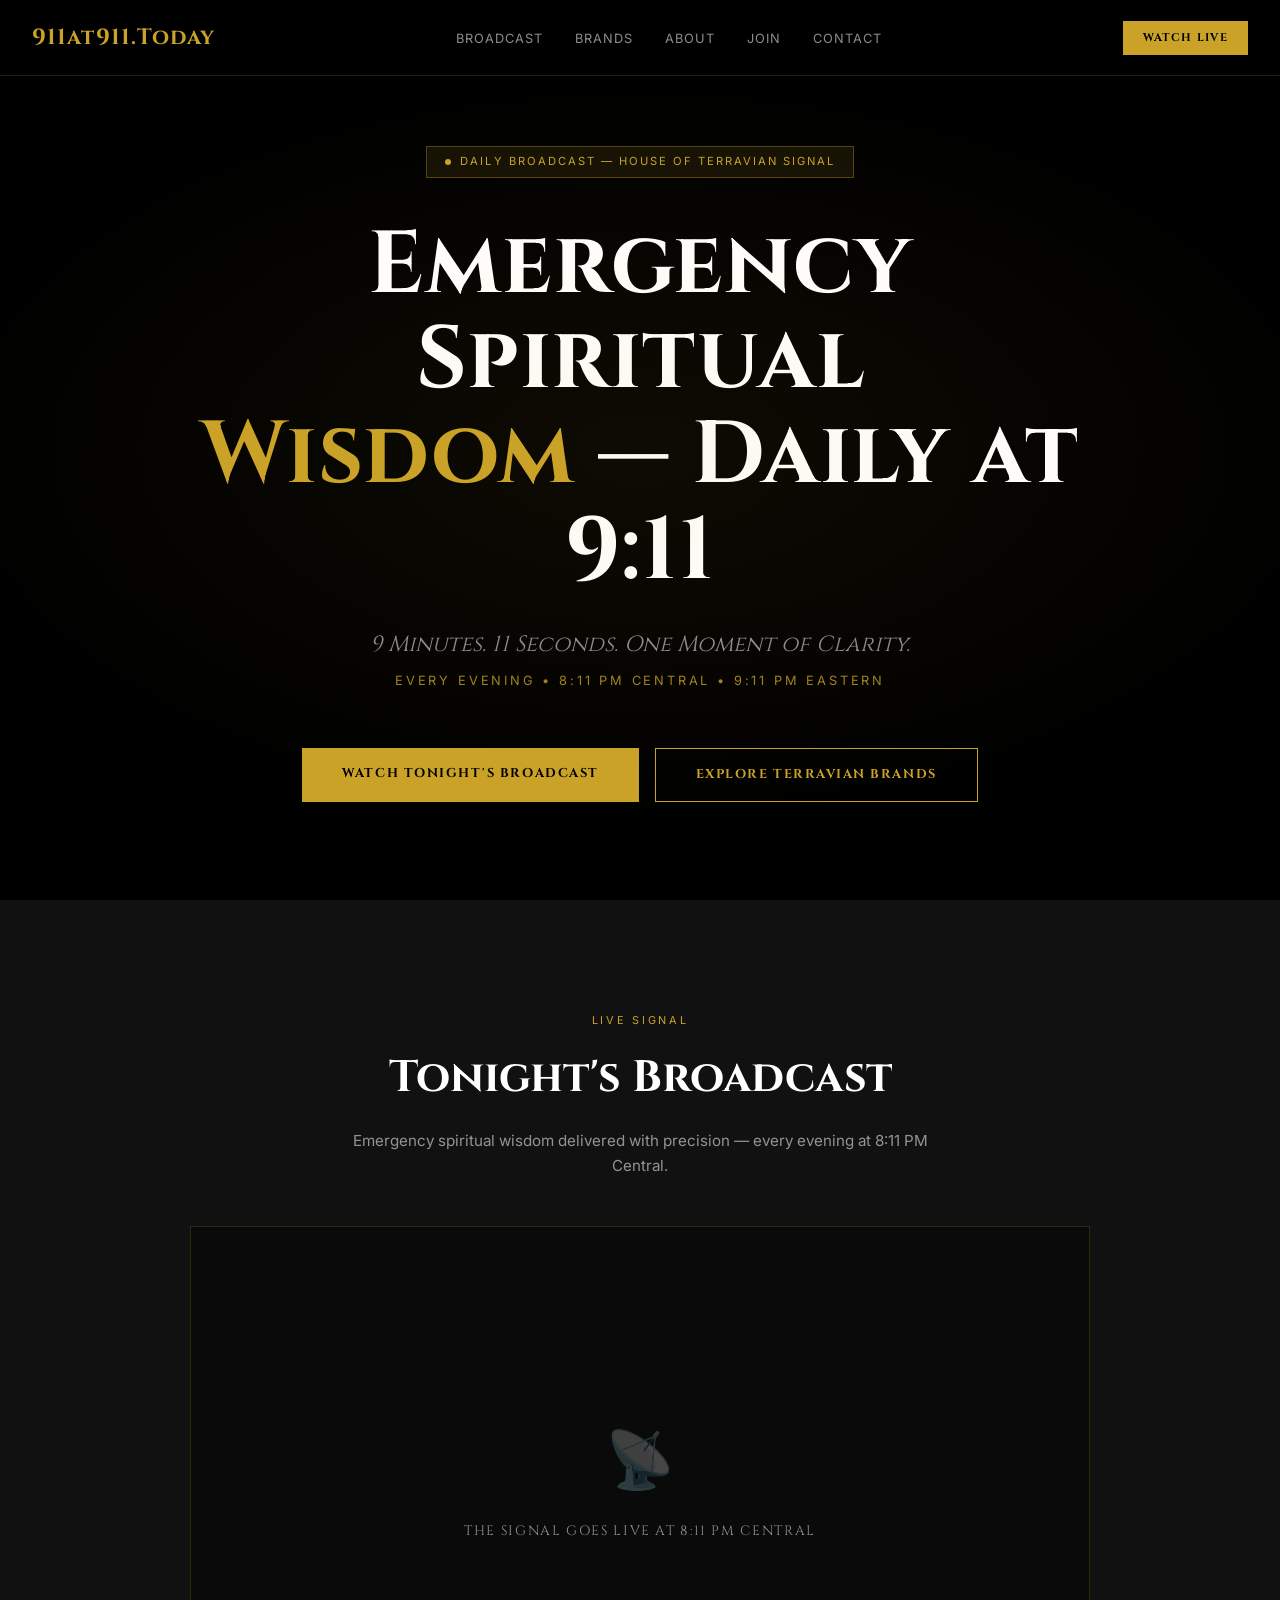
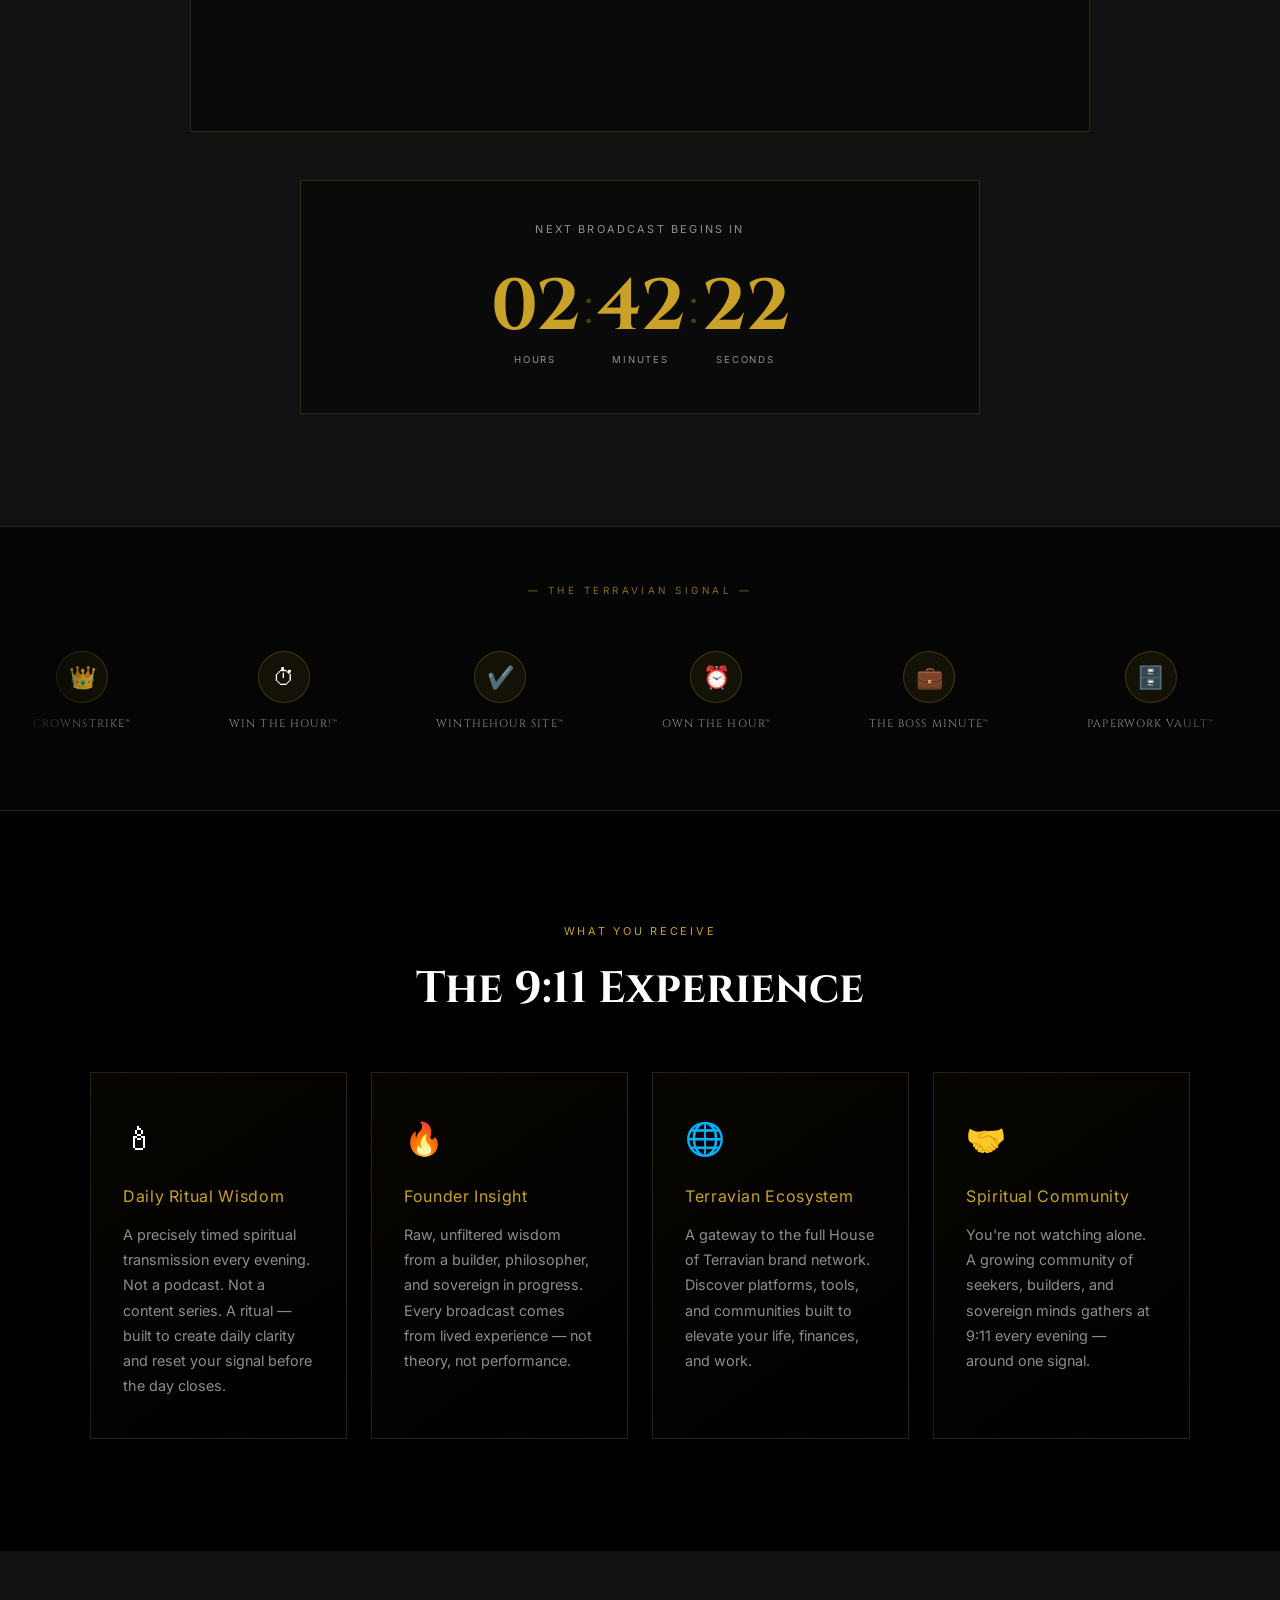
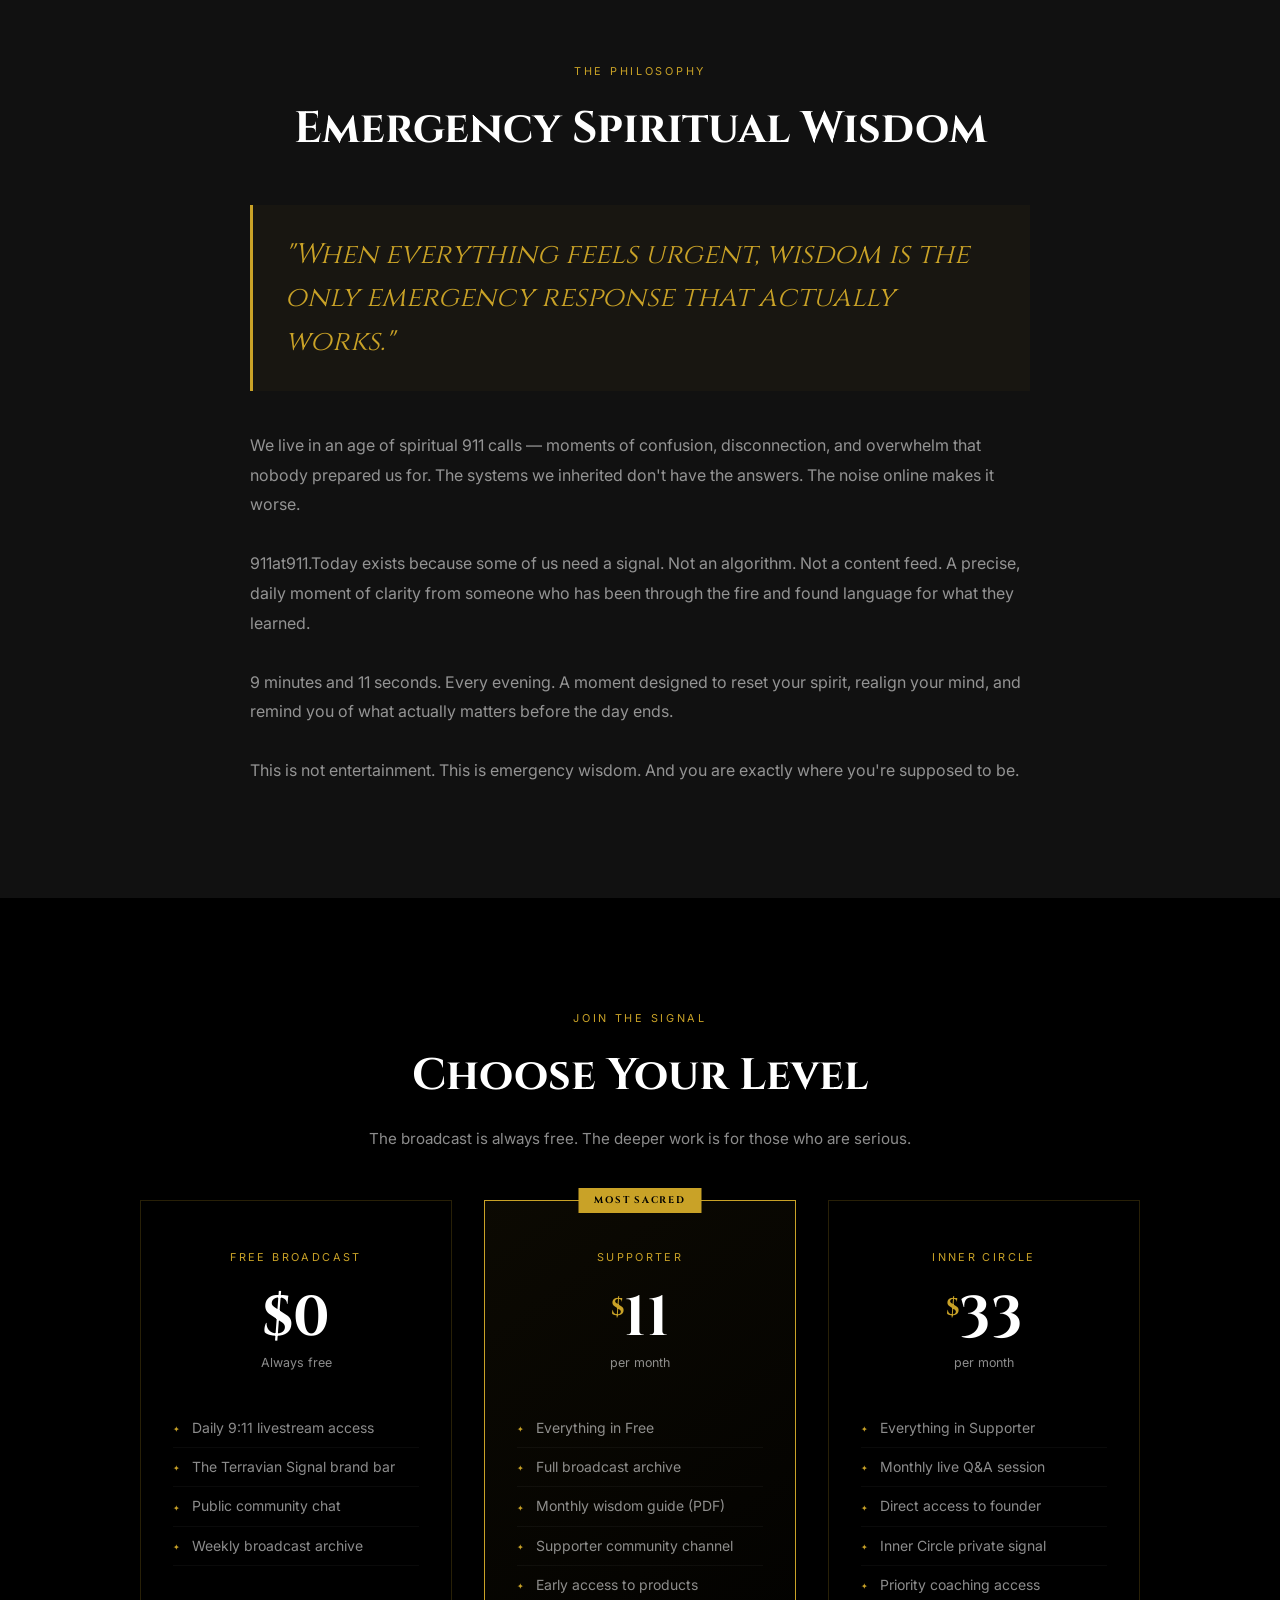
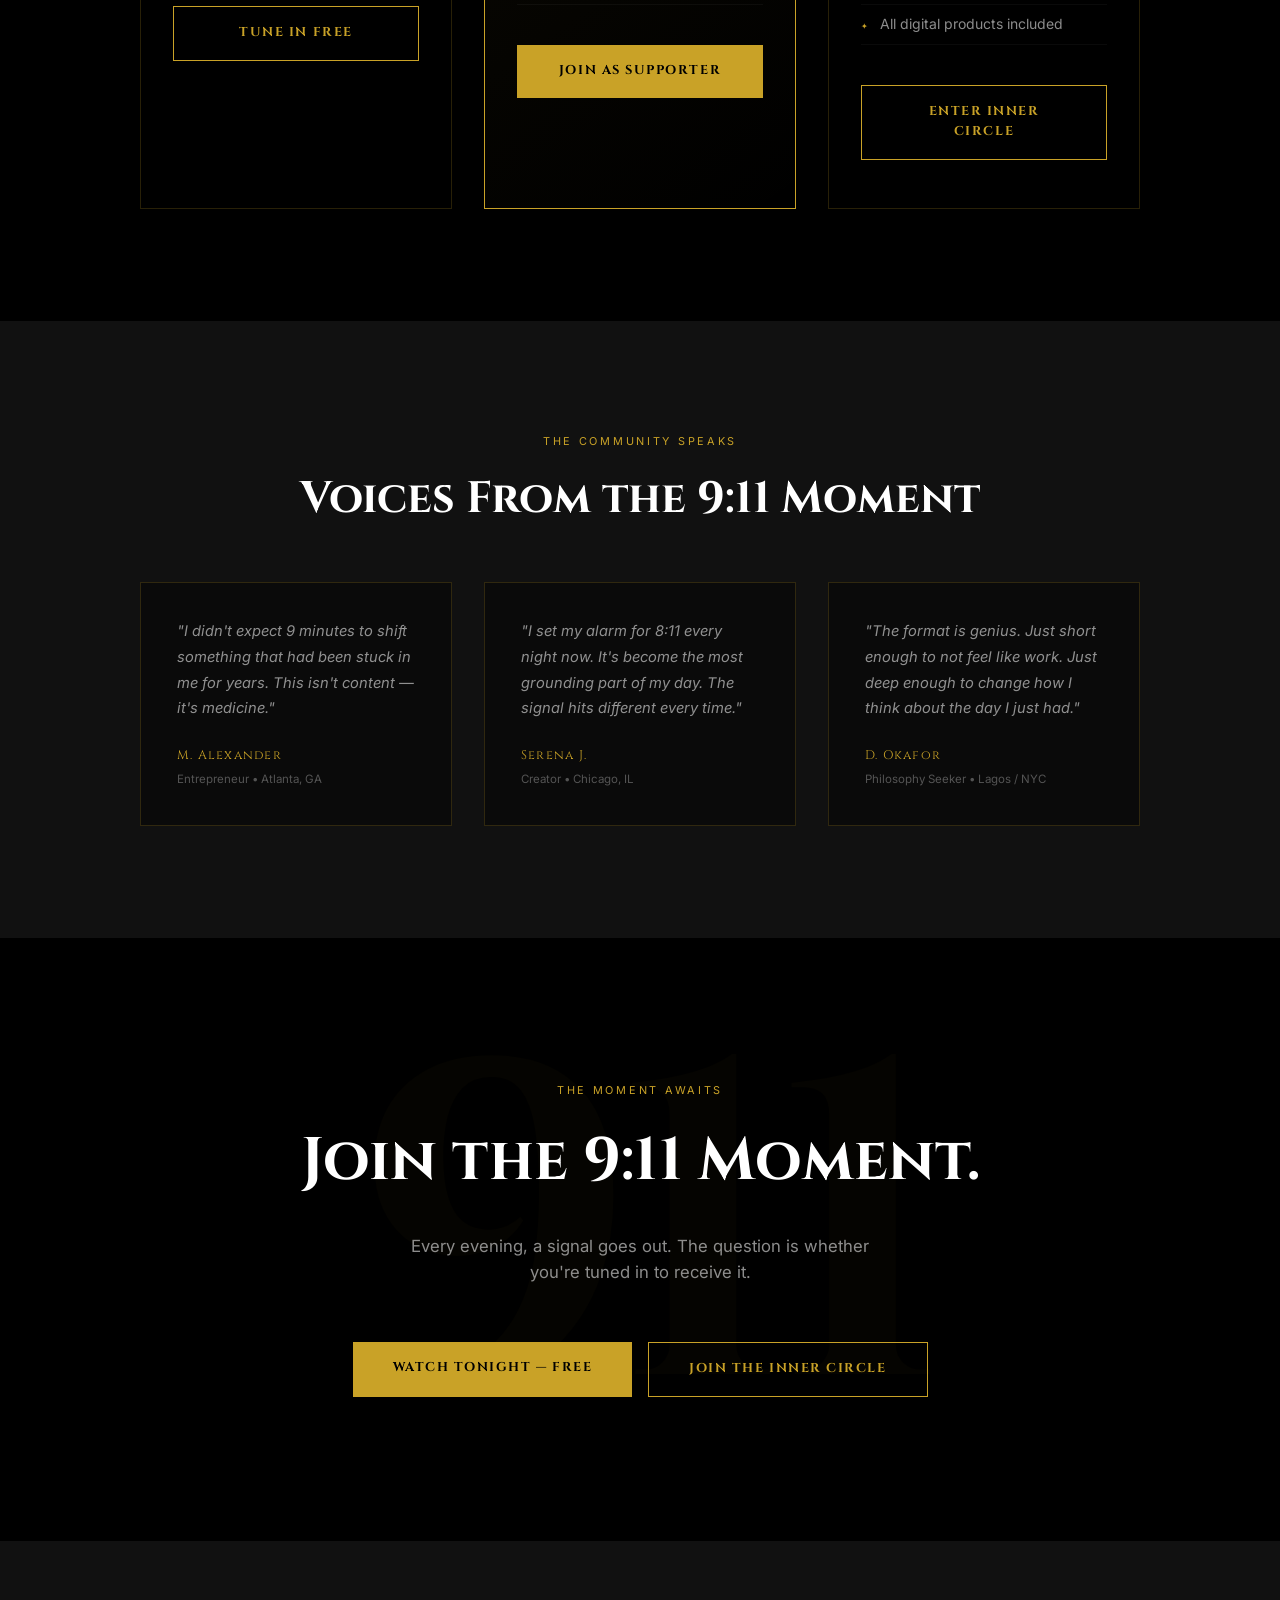
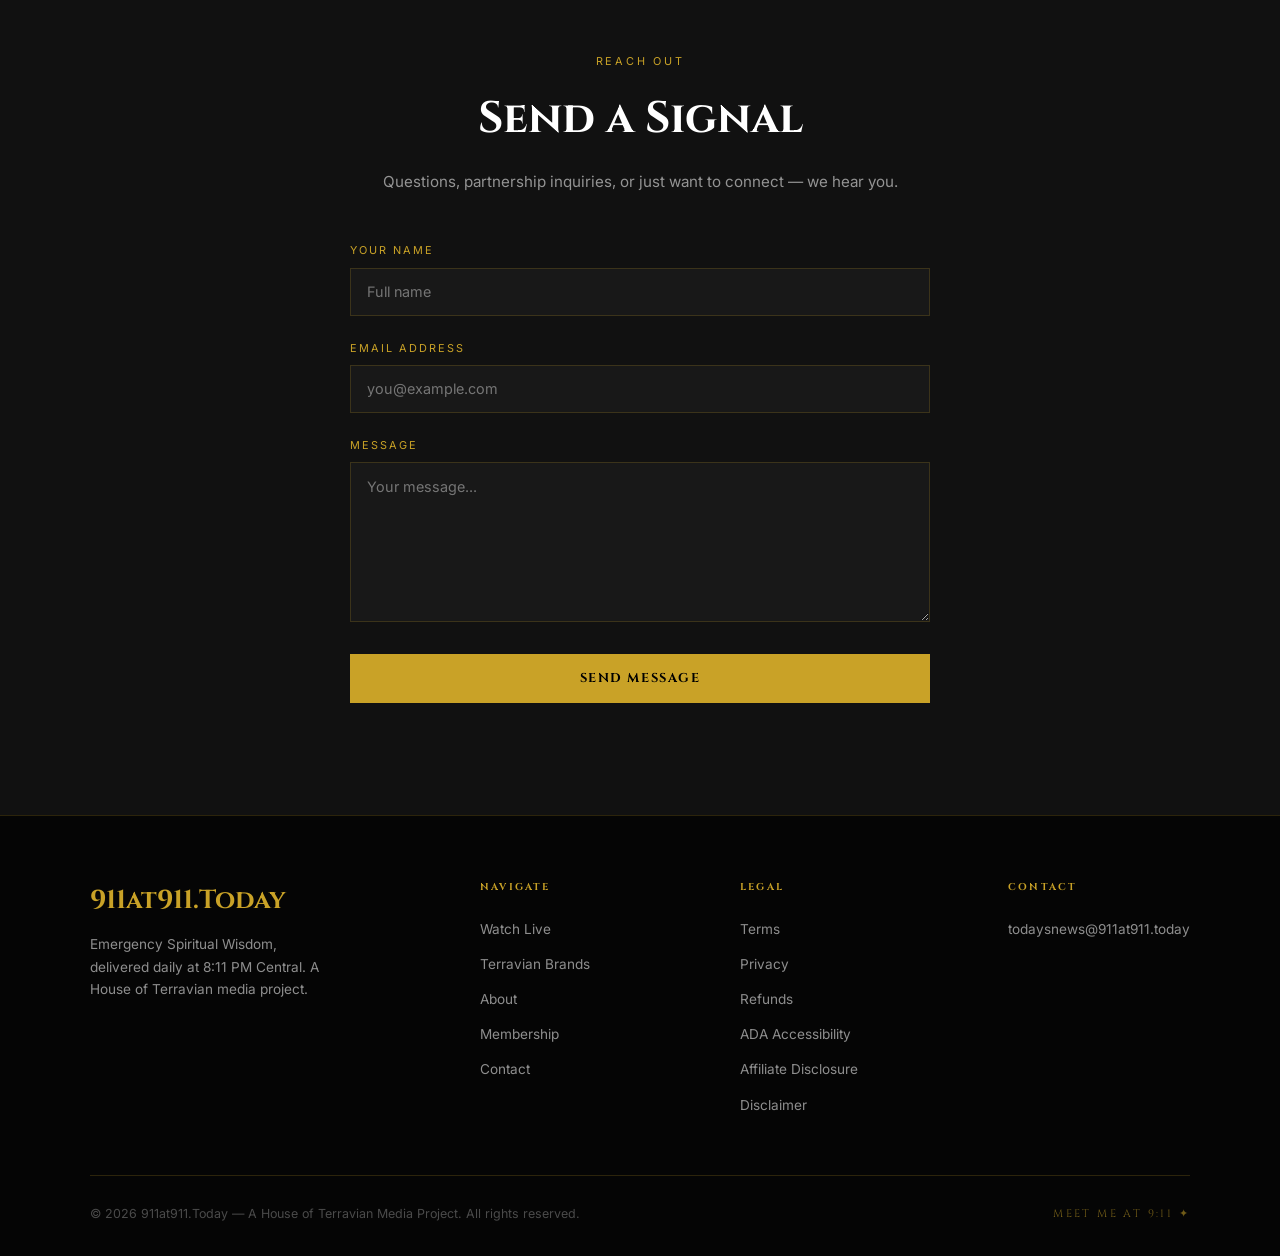
<file: index.html>
<!DOCTYPE html>
<html lang="en">
<head>
  <meta charset="UTF-8" />
  <meta name="viewport" content="width=device-width, initial-scale=1.0" />
  <title>911at911.Today — Emergency Spiritual Wisdom</title>
  <meta name="description" content="Daily spiritual broadcast delivering 9 minutes 11 seconds of emergency wisdom every evening at 8:11 PM Central. A House of Terravian signal." />
  <meta name="theme-color" content="#000000" />

  <!-- Open Graph -->
  <meta property="og:title" content="911at911.Today — Emergency Spiritual Wisdom" />
  <meta property="og:description" content="9 minutes. 11 seconds. One moment of clarity. Daily at 8:11 PM Central." />
  <meta property="og:type" content="website" />
  <meta property="og:url" content="https://911at911.today" />

  <!-- Google Fonts -->
  <link rel="preconnect" href="https://fonts.googleapis.com" />
  <link rel="preconnect" href="https://fonts.gstatic.com" crossorigin />
  <link href="https://fonts.googleapis.com/css2?family=Cinzel:wght@400;600;700;900&family=Inter:ital,wght@0,300;0,400;0,500;1,300;1,400&display=swap" rel="stylesheet" />

  <link rel="stylesheet" href="style.css" />
  <link rel="icon" type="image/svg+xml" href="favicon.svg" />
</head>
<body>

  <!-- ═══ NAV ═══ -->
  <nav aria-label="Main navigation">
    <a href="#home" class="nav-logo">911at911.Today</a>
    <ul class="nav-links">
      <li><a href="#broadcast">Broadcast</a></li>
      <li><a href="#brands">Brands</a></li>
      <li><a href="#about">About</a></li>
      <li><a href="#pricing">Join</a></li>
      <li><a href="#contact">Contact</a></li>
    </ul>
    <a href="#broadcast" class="nav-cta">Watch Live</a>
  </nav>

  <!-- ═══ HERO ═══ -->
  <section class="hero" id="home">
    <div class="hero-glow" aria-hidden="true"></div>
    <div class="hero-badge">
      <span class="hero-badge-dot" aria-hidden="true"></span>
      Daily Broadcast &mdash; House of Terravian Signal
    </div>
    <h1>
      Emergency Spiritual<br />
      <span class="gold">Wisdom</span> &mdash; Daily at 9:11
    </h1>
    <p class="hero-sub">9 Minutes. 11 Seconds. One Moment of Clarity.</p>
    <p class="hero-time">Every Evening &bull; 8:11 PM Central &bull; 9:11 PM Eastern</p>
    <div class="hero-buttons">
      <a href="#broadcast" class="btn-primary">Watch Tonight's Broadcast</a>
      <a href="#brands" class="btn-secondary">Explore Terravian Brands</a>
    </div>
  </section>

  <!-- ═══ BROADCAST ═══ -->
  <section class="broadcast" id="broadcast">
    <div class="section-label">Live Signal</div>
    <h2 class="section-title">Tonight's Broadcast</h2>
    <p class="section-sub">
      Emergency spiritual wisdom delivered with precision — every evening at 8:11 PM Central.
    </p>

    <!-- Video window: controlled by YOUTUBE_VIDEO_ID in script.js -->
    <div class="video-wrap" id="video-container">
      <div class="video-placeholder">
        <div class="video-icon" aria-hidden="true">📡</div>
        <div class="video-label">The Signal Goes Live at 8:11 PM Central</div>
      </div>
    </div>

    <!-- Countdown -->
    <div class="countdown-box" role="timer" aria-live="polite" aria-atomic="true">
      <div class="countdown-label" id="cd-label">Next Broadcast Begins In</div>
      <div class="countdown-timer">
        <div class="cd-unit">
          <span class="cd-number" id="cd-hours">00</span>
          <span class="cd-unit-label">Hours</span>
        </div>
        <div class="cd-sep" aria-hidden="true">:</div>
        <div class="cd-unit">
          <span class="cd-number" id="cd-minutes">00</span>
          <span class="cd-unit-label">Minutes</span>
        </div>
        <div class="cd-sep" aria-hidden="true">:</div>
        <div class="cd-unit">
          <span class="cd-number" id="cd-seconds">00</span>
          <span class="cd-unit-label">Seconds</span>
        </div>
      </div>
    </div>
  </section>

  <!-- ═══ TERRAVIAN SIGNAL ═══ -->
  <section class="terravian-signal" id="brands" aria-label="The Terravian Signal — Brand Directory">
    <div class="signal-header">&#8213; The Terravian Signal &#8213;</div>
    <div class="brands-wrapper">
      <div class="brands-track" id="brands-track">
        <!-- Populated by script.js -->
      </div>
    </div>
  </section>

  <!-- ═══ FEATURES ═══ -->
  <section class="features" id="features">
    <div style="text-align:center; margin-bottom:3rem;">
      <div class="section-label">What You Receive</div>
      <h2 class="section-title">The 9:11 Experience</h2>
    </div>
    <div class="features-grid">
      <div class="feature-card">
        <div class="feature-icon" aria-hidden="true">🕯</div>
        <div class="feature-title">Daily Ritual Wisdom</div>
        <p class="feature-desc">
          A precisely timed spiritual transmission every evening. Not a podcast. Not a content series.
          A ritual — built to create daily clarity and reset your signal before the day closes.
        </p>
      </div>
      <div class="feature-card">
        <div class="feature-icon" aria-hidden="true">🔥</div>
        <div class="feature-title">Founder Insight</div>
        <p class="feature-desc">
          Raw, unfiltered wisdom from a builder, philosopher, and sovereign in progress.
          Every broadcast comes from lived experience — not theory, not performance.
        </p>
      </div>
      <div class="feature-card">
        <div class="feature-icon" aria-hidden="true">🌐</div>
        <div class="feature-title">Terravian Ecosystem</div>
        <p class="feature-desc">
          A gateway to the full House of Terravian brand network. Discover platforms,
          tools, and communities built to elevate your life, finances, and work.
        </p>
      </div>
      <div class="feature-card">
        <div class="feature-icon" aria-hidden="true">🤝</div>
        <div class="feature-title">Spiritual Community</div>
        <p class="feature-desc">
          You're not watching alone. A growing community of seekers, builders, and sovereign
          minds gathers at 9:11 every evening — around one signal.
        </p>
      </div>
    </div>
  </section>

  <!-- ═══ ABOUT ═══ -->
  <section class="about" id="about">
    <div class="about-inner">
      <div class="section-label">The Philosophy</div>
      <h2 class="section-title">Emergency Spiritual Wisdom</h2>
      <blockquote class="about-quote">
        "When everything feels urgent, wisdom is the only emergency response that actually works."
      </blockquote>
      <p class="about-body">
        We live in an age of spiritual 911 calls — moments of confusion, disconnection, and overwhelm
        that nobody prepared us for. The systems we inherited don't have the answers. The noise online
        makes it worse.
        <br /><br />
        911at911.Today exists because some of us need a signal. Not an algorithm. Not a content feed.
        A precise, daily moment of clarity from someone who has been through the fire and found
        language for what they learned.
        <br /><br />
        9 minutes and 11 seconds. Every evening. A moment designed to reset your spirit, realign
        your mind, and remind you of what actually matters before the day ends.
        <br /><br />
        This is not entertainment. This is emergency wisdom. And you are exactly where you're
        supposed to be.
      </p>
    </div>
  </section>

  <!-- ═══ PRICING ═══ -->
  <section class="pricing" id="pricing">
    <div style="text-align:center; margin-bottom:3rem;">
      <div class="section-label">Join the Signal</div>
      <h2 class="section-title">Choose Your Level</h2>
      <p class="section-sub" style="margin-top:0.75rem;">
        The broadcast is always free. The deeper work is for those who are serious.
      </p>
    </div>
    <div class="pricing-grid">

      <!-- Free -->
      <div class="pricing-card">
        <div class="pricing-tier">Free Broadcast</div>
        <div class="pricing-price">$0</div>
        <div class="pricing-cycle">Always free</div>
        <ul class="pricing-features">
          <li>Daily 9:11 livestream access</li>
          <li>The Terravian Signal brand bar</li>
          <li>Public community chat</li>
          <li>Weekly broadcast archive</li>
        </ul>
        <a href="#broadcast" class="btn-secondary" style="width:100%; text-align:center; display:block;">
          Tune In Free
        </a>
      </div>

      <!-- Supporter -->
      <div class="pricing-card featured">
        <div class="pricing-badge">Most Sacred</div>
        <div class="pricing-tier">Supporter</div>
        <div class="pricing-price"><sup>$</sup>11</div>
        <div class="pricing-cycle">per month</div>
        <ul class="pricing-features">
          <li>Everything in Free</li>
          <li>Full broadcast archive</li>
          <li>Monthly wisdom guide (PDF)</li>
          <li>Supporter community channel</li>
          <li>Early access to products</li>
        </ul>
        <a href="#" class="btn-primary" style="width:100%; text-align:center; display:block;">
          Join as Supporter
        </a>
      </div>

      <!-- Inner Circle -->
      <div class="pricing-card">
        <div class="pricing-tier">Inner Circle</div>
        <div class="pricing-price"><sup>$</sup>33</div>
        <div class="pricing-cycle">per month</div>
        <ul class="pricing-features">
          <li>Everything in Supporter</li>
          <li>Monthly live Q&amp;A session</li>
          <li>Direct access to founder</li>
          <li>Inner Circle private signal</li>
          <li>Priority coaching access</li>
          <li>All digital products included</li>
        </ul>
        <a href="#" class="btn-secondary" style="width:100%; text-align:center; display:block;">
          Enter Inner Circle
        </a>
      </div>

    </div>
  </section>

  <!-- ═══ TESTIMONIALS ═══ -->
  <section class="testimonials" id="testimonials">
    <div class="section-label">The Community Speaks</div>
    <h2 class="section-title" style="margin-bottom:3rem;">Voices From the 9:11 Moment</h2>
    <div class="testimonials-grid">
      <div class="testimonial-card">
        <p class="testimonial-text">
          "I didn't expect 9 minutes to shift something that had been stuck in me for years.
          This isn't content — it's medicine."
        </p>
        <div class="testimonial-author">M. Alexander</div>
        <div class="testimonial-role">Entrepreneur &bull; Atlanta, GA</div>
      </div>
      <div class="testimonial-card">
        <p class="testimonial-text">
          "I set my alarm for 8:11 every night now. It's become the most grounding part of my day.
          The signal hits different every time."
        </p>
        <div class="testimonial-author">Serena J.</div>
        <div class="testimonial-role">Creator &bull; Chicago, IL</div>
      </div>
      <div class="testimonial-card">
        <p class="testimonial-text">
          "The format is genius. Just short enough to not feel like work. Just deep enough to
          change how I think about the day I just had."
        </p>
        <div class="testimonial-author">D. Okafor</div>
        <div class="testimonial-role">Philosophy Seeker &bull; Lagos / NYC</div>
      </div>
    </div>
  </section>

  <!-- ═══ CTA ═══ -->
  <section class="cta-section" id="cta">
    <div class="cta-bg-text" aria-hidden="true">911</div>
    <div class="section-label">The Moment Awaits</div>
    <h2>Join the 9:11 Moment.</h2>
    <p>
      Every evening, a signal goes out. The question is whether you're tuned in to receive it.
    </p>
    <div class="cta-buttons">
      <a href="#broadcast" class="btn-primary">Watch Tonight &mdash; Free</a>
      <a href="#pricing" class="btn-secondary">Join the Inner Circle</a>
    </div>
  </section>

  <!-- ═══ CONTACT ═══ -->
  <section class="contact" id="contact">
    <div class="contact-inner">
      <div class="section-label">Reach Out</div>
      <h2 class="section-title">Send a Signal</h2>
      <p class="section-sub" style="margin-top:0.75rem;">
        Questions, partnership inquiries, or just want to connect — we hear you.
      </p>
    </div>
    <form class="contact-form" id="contact-form" novalidate>
      <div class="form-group">
        <label for="name">Your Name</label>
        <input type="text" id="name" name="name" placeholder="Full name" required autocomplete="name" />
      </div>
      <div class="form-group">
        <label for="email">Email Address</label>
        <input type="email" id="email" name="email" placeholder="you@example.com" required autocomplete="email" />
      </div>
      <div class="form-group">
        <label for="message">Message</label>
        <textarea id="message" name="message" placeholder="Your message..." required></textarea>
      </div>
      <button type="submit" class="btn-primary" style="width:100%;">Send Message</button>
    </form>
  </section>

  <!-- ═══ FOOTER ═══ -->
  <footer>
    <div class="footer-inner">
      <div class="footer-top">
        <div class="footer-brand">
          <span class="logo">911at911.Today</span>
          <p>Emergency Spiritual Wisdom, delivered daily at 8:11 PM Central. A House of Terravian media project.</p>
        </div>
        <div class="footer-col">
          <h4>Navigate</h4>
          <ul>
            <li><a href="#broadcast">Watch Live</a></li>
            <li><a href="#brands">Terravian Brands</a></li>
            <li><a href="#about">About</a></li>
            <li><a href="#pricing">Membership</a></li>
            <li><a href="#contact">Contact</a></li>
          </ul>
        </div>
        <div class="footer-col">
          <h4>Legal</h4>
          <ul>
            <li><a href="legal.html#terms">Terms</a></li>
            <li><a href="legal.html#privacy">Privacy</a></li>
            <li><a href="legal.html#refunds">Refunds</a></li>
            <li><a href="legal.html#ada">ADA Accessibility</a></li>
            <li><a href="legal.html#affiliate">Affiliate Disclosure</a></li>
            <li><a href="legal.html#disclaimer">Disclaimer</a></li>
          </ul>
        </div>
        <div class="footer-col">
          <h4>Contact</h4>
          <ul>
            <li><a href="mailto:todaysnews@911at911.today">todaysnews@911at911.today</a></li>
          </ul>
        </div>
      </div>
      <div class="footer-bottom">
        <div class="footer-copy">
          &copy; 2026 911at911.Today &mdash; A House of Terravian Media Project. All rights reserved.
        </div>
        <div class="footer-tagline">Meet Me at 9:11 &#10022;</div>
      </div>
    </div>
  </footer>

  <!-- ═══ BRAND MODAL ═══ -->
  <div
    class="modal-overlay"
    id="brand-modal"
    role="dialog"
    aria-modal="true"
    aria-label="Brand details"
  >
    <div class="modal">
      <button class="modal-close" id="modal-close-btn" aria-label="Close">&times;</button>
      <div class="modal-icon"></div>
      <h2 class="modal-name"></h2>
      <p class="modal-tagline"></p>
      <p class="modal-desc"></p>
      <blockquote class="modal-founder"></blockquote>
      <div class="modal-actions">
        <a href="#" class="btn-primary modal-visit-link">Visit</a>
        <button class="btn-secondary" onclick="closeBrandModal()">Close</button>
      </div>
    </div>
  </div>

  <script src="script.js"></script>
</body>
</html>
</file>
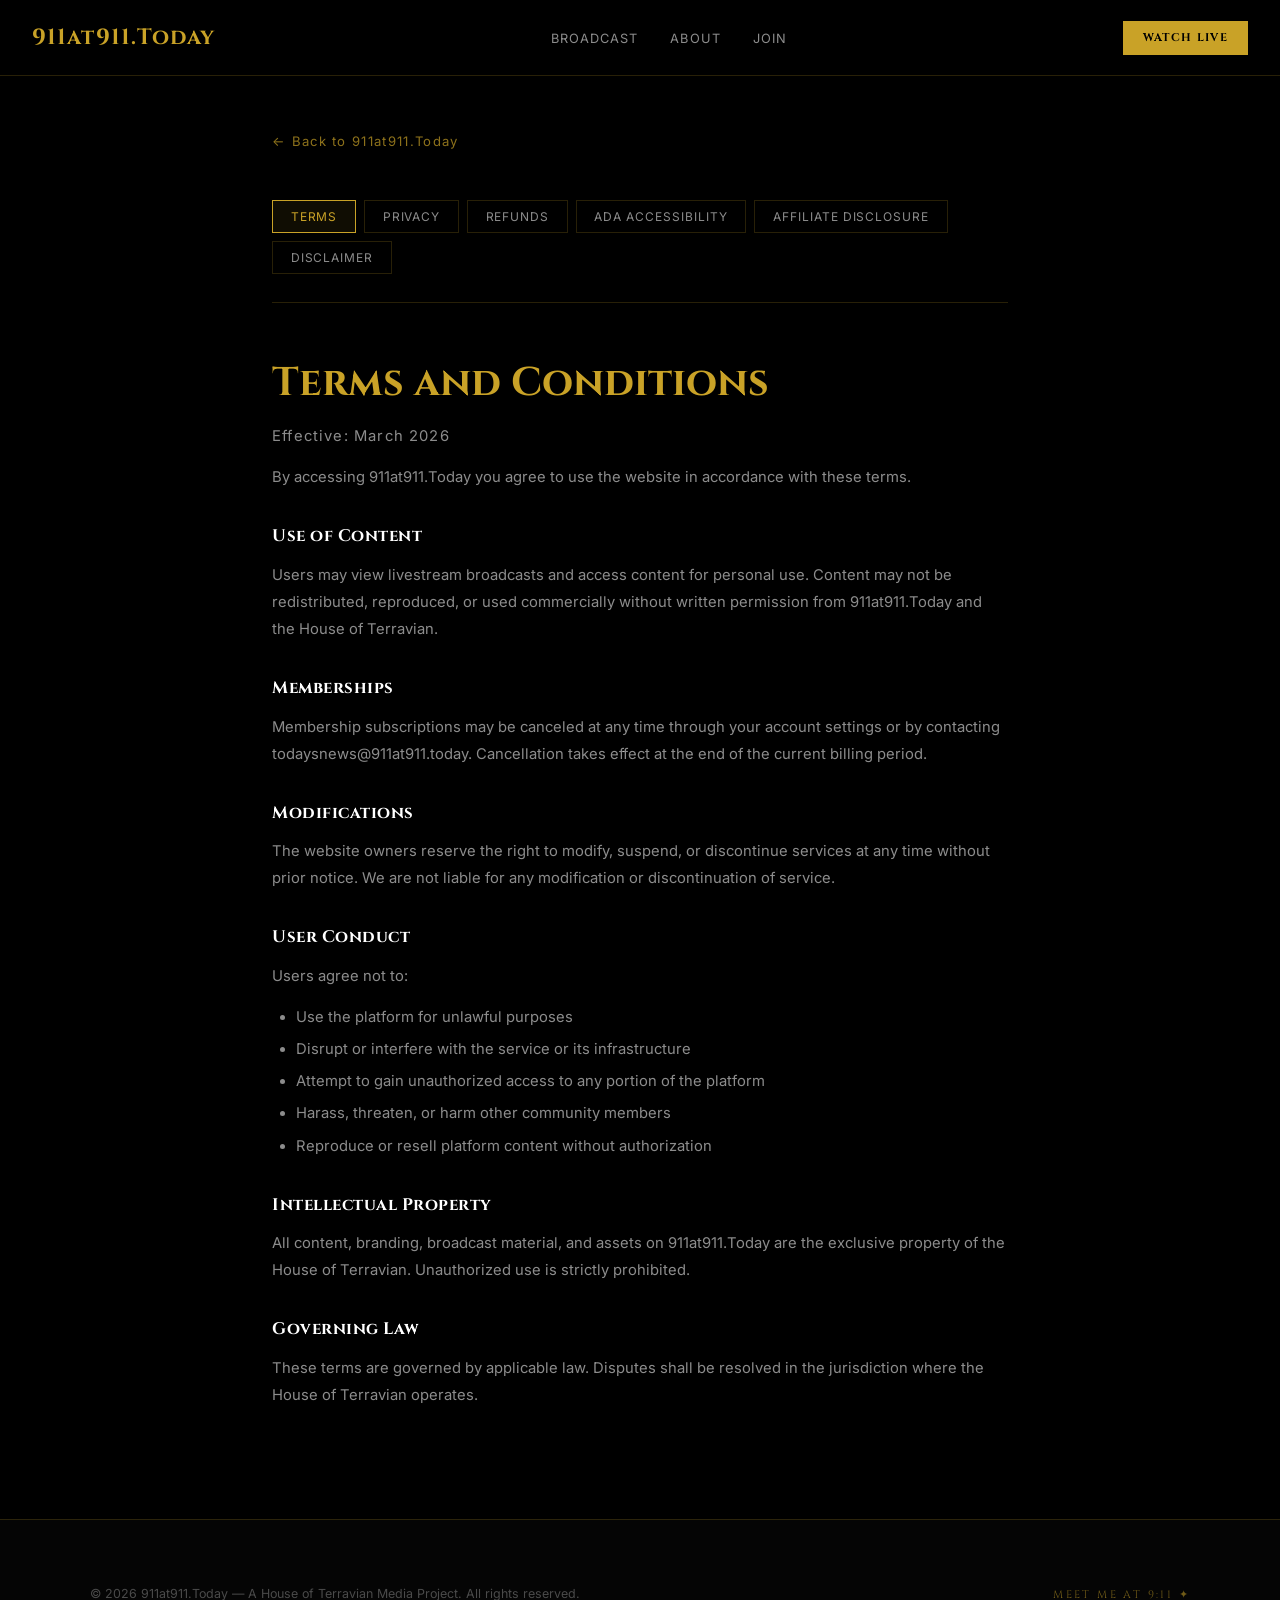
<file: legal.html>
<!DOCTYPE html>
<html lang="en">
<head>
  <meta charset="UTF-8" />
  <meta name="viewport" content="width=device-width, initial-scale=1.0" />
  <title>Legal — 911at911.Today</title>
  <meta name="robots" content="noindex" />

  <link rel="preconnect" href="https://fonts.googleapis.com" />
  <link rel="preconnect" href="https://fonts.gstatic.com" crossorigin />
  <link href="https://fonts.googleapis.com/css2?family=Cinzel:wght@400;600;700&family=Inter:wght@300;400;500&display=swap" rel="stylesheet" />
  <link rel="stylesheet" href="style.css" />
  <link rel="icon" type="image/svg+xml" href="favicon.svg" />

  <style>
    .legal-page {
      padding: 8rem 2rem 6rem;
      max-width: 800px;
      margin: 0 auto;
    }

    .back-link {
      display: inline-flex;
      align-items: center;
      gap: 0.5rem;
      color: var(--gold);
      text-decoration: none;
      font-size: 0.82rem;
      letter-spacing: 0.1em;
      margin-bottom: 3rem;
      opacity: 0.7;
      transition: opacity 0.3s;
    }

    .back-link:hover { opacity: 1; }

    .legal-tabs {
      display: flex;
      flex-wrap: wrap;
      gap: 0.5rem;
      margin-bottom: 3rem;
      padding-bottom: 1.75rem;
      border-bottom: 1px solid var(--gold-dim);
    }

    .legal-tab {
      background: none;
      border: 1px solid var(--gold-dim);
      color: var(--text-muted);
      padding: 0.5rem 1.1rem;
      font-family: 'Inter', sans-serif;
      font-size: 0.75rem;
      letter-spacing: 0.08em;
      text-transform: uppercase;
      cursor: pointer;
      transition: all 0.25s;
    }

    .legal-tab.active,
    .legal-tab:hover {
      border-color: var(--gold);
      color: var(--gold);
      background: rgba(201, 162, 39, 0.08);
    }

    .legal-doc { display: none; }
    .legal-doc.active { display: block; }

    .legal-doc h1 {
      font-size: clamp(1.75rem, 4vw, 2.5rem);
      color: var(--gold);
      margin-bottom: 0.5rem;
    }

    .legal-date {
      font-size: 0.75rem;
      color: rgba(255, 255, 255, 0.25);
      margin-bottom: 2rem;
      letter-spacing: 0.08em;
    }

    .legal-doc h2 {
      font-size: 1.05rem;
      color: var(--white);
      margin: 2rem 0 0.75rem;
      letter-spacing: 0.03em;
    }

    .legal-doc p {
      color: var(--text-muted);
      line-height: 1.82;
      font-size: 0.925rem;
      margin-bottom: 0.9rem;
    }

    .legal-doc ul {
      padding-left: 1.5rem;
      margin-bottom: 1rem;
    }

    .legal-doc li {
      color: var(--text-muted);
      line-height: 1.75;
      font-size: 0.925rem;
      margin-bottom: 0.4rem;
    }

    .legal-footer-simple {
      border-top: 1px solid var(--gold-dim);
      padding: 2rem;
      text-align: center;
    }
  </style>
</head>
<body>

  <nav aria-label="Main navigation">
    <a href="index.html" class="nav-logo">911at911.Today</a>
    <ul class="nav-links">
      <li><a href="index.html#broadcast">Broadcast</a></li>
      <li><a href="index.html#about">About</a></li>
      <li><a href="index.html#pricing">Join</a></li>
    </ul>
    <a href="index.html#broadcast" class="nav-cta">Watch Live</a>
  </nav>

  <div class="legal-page">
    <a href="index.html" class="back-link">&#8592; Back to 911at911.Today</a>

    <div class="legal-tabs" role="tablist">
      <button class="legal-tab active" data-target="terms" role="tab" aria-selected="true">Terms</button>
      <button class="legal-tab" data-target="privacy" role="tab" aria-selected="false">Privacy</button>
      <button class="legal-tab" data-target="refunds" role="tab" aria-selected="false">Refunds</button>
      <button class="legal-tab" data-target="ada" role="tab" aria-selected="false">ADA Accessibility</button>
      <button class="legal-tab" data-target="affiliate" role="tab" aria-selected="false">Affiliate Disclosure</button>
      <button class="legal-tab" data-target="disclaimer" role="tab" aria-selected="false">Disclaimer</button>
    </div>

    <!-- TERMS -->
    <div class="legal-doc active" id="terms" role="tabpanel">
      <h1>Terms and Conditions</h1>
      <p class="legal-date">Effective: March 2026</p>
      <p>By accessing 911at911.Today you agree to use the website in accordance with these terms.</p>

      <h2>Use of Content</h2>
      <p>Users may view livestream broadcasts and access content for personal use. Content may not be redistributed, reproduced, or used commercially without written permission from 911at911.Today and the House of Terravian.</p>

      <h2>Memberships</h2>
      <p>Membership subscriptions may be canceled at any time through your account settings or by contacting todaysnews@911at911.today. Cancellation takes effect at the end of the current billing period.</p>

      <h2>Modifications</h2>
      <p>The website owners reserve the right to modify, suspend, or discontinue services at any time without prior notice. We are not liable for any modification or discontinuation of service.</p>

      <h2>User Conduct</h2>
      <p>Users agree not to:</p>
      <ul>
        <li>Use the platform for unlawful purposes</li>
        <li>Disrupt or interfere with the service or its infrastructure</li>
        <li>Attempt to gain unauthorized access to any portion of the platform</li>
        <li>Harass, threaten, or harm other community members</li>
        <li>Reproduce or resell platform content without authorization</li>
      </ul>

      <h2>Intellectual Property</h2>
      <p>All content, branding, broadcast material, and assets on 911at911.Today are the exclusive property of the House of Terravian. Unauthorized use is strictly prohibited.</p>

      <h2>Governing Law</h2>
      <p>These terms are governed by applicable law. Disputes shall be resolved in the jurisdiction where the House of Terravian operates.</p>
    </div>

    <!-- PRIVACY -->
    <div class="legal-doc" id="privacy" role="tabpanel">
      <h1>Privacy Policy</h1>
      <p class="legal-date">Effective: March 2026</p>

      <h2>Information We Collect</h2>
      <p>We collect limited information including:</p>
      <ul>
        <li>Email addresses provided voluntarily through forms or membership signup</li>
        <li>Analytics data (pages visited, session duration, general geographic region)</li>
        <li>Voluntary form submissions and messages</li>
        <li>Payment information processed through secure third-party processors</li>
      </ul>

      <h2>How We Use Your Information</h2>
      <p>Information is used for:</p>
      <ul>
        <li>Communication about broadcasts and platform updates</li>
        <li>Service improvement and user experience optimization</li>
        <li>Sending broadcast reminders and newsletter content (with your consent)</li>
        <li>Membership and account management</li>
      </ul>

      <h2>Data Sharing</h2>
      <p>We do not sell, trade, or transfer your personal data to third parties. We may share data only as required by law or to operate core platform services such as payment processors and email service providers.</p>

      <h2>Cookies</h2>
      <p>We use minimal cookies to support core functionality and analytics. You may disable cookies in your browser settings, though some features may be affected.</p>

      <h2>Your Rights</h2>
      <p>You may request access to, correction of, or deletion of your personal data at any time by contacting todaysnews@911at911.today. We will respond within 30 days.</p>

      <h2>Data Retention</h2>
      <p>We retain your data only as long as necessary to provide services or as required by law. You may request deletion at any time.</p>
    </div>

    <!-- REFUNDS -->
    <div class="legal-doc" id="refunds" role="tabpanel">
      <h1>Refund Policy</h1>
      <p class="legal-date">Effective: March 2026</p>

      <h2>Digital Purchases</h2>
      <p>Digital purchases including courses, guides, meditations, and PDF materials are generally non-refundable due to the immediate nature of digital delivery.</p>

      <h2>Memberships</h2>
      <p>Membership fees are generally non-refundable. Refunds may be granted at our discretion within 7 days of the initial purchase if requested in writing via email.</p>

      <h2>How to Request a Refund</h2>
      <p>To request a refund, contact todaysnews@911at911.today with your order details, purchase date, and the reason for your request. We will respond within 3–5 business days.</p>

      <h2>Exceptions</h2>
      <p>Refunds will not be issued for partially used memberships, content that has been downloaded or accessed, or purchases made more than 7 days prior.</p>
    </div>

    <!-- ADA -->
    <div class="legal-doc" id="ada" role="tabpanel">
      <h1>ADA Accessibility Statement</h1>
      <p class="legal-date">Effective: March 2026</p>
      <p>911at911.Today is committed to ensuring digital accessibility for people with disabilities. We continually improve the user experience for everyone and apply relevant accessibility standards.</p>

      <h2>Our Commitment</h2>
      <p>We strive to provide a website that is usable by people with disabilities and compatible with assistive technologies including screen readers, keyboard navigation, and voice control software.</p>

      <h2>Conformance Status</h2>
      <p>We aim to conform to the Web Content Accessibility Guidelines (WCAG) 2.1 Level AA. These guidelines explain how to make web content more accessible to people with a wide range of disabilities.</p>

      <h2>Known Limitations</h2>
      <p>We are continuously working to improve our accessibility. Live broadcast content may have limited captioning availability during initial launch phases. We are committed to adding closed captions to all archived content.</p>

      <h2>Feedback and Contact</h2>
      <p>We welcome your feedback on the accessibility of 911at911.Today. If you experience accessibility barriers, please contact us at todaysnews@911at911.today. We aim to respond within 5 business days.</p>
    </div>

    <!-- AFFILIATE -->
    <div class="legal-doc" id="affiliate" role="tabpanel">
      <h1>Affiliate Disclosure</h1>
      <p class="legal-date">Effective: March 2026</p>
      <p>In accordance with FTC guidelines, 911at911.Today discloses the following material connection:</p>
      <p>Some links on this site may be affiliate links. This means that if you click a link and make a purchase, 911at911.Today and the House of Terravian may earn a commission at no additional cost to you.</p>

      <h2>Our Commitment</h2>
      <p>We only recommend products, services, and platforms we genuinely believe in. Affiliate relationships do not influence our editorial content or broadcast messaging. Our primary commitment is to truth, wisdom, and the wellbeing of our community.</p>

      <h2>Terravian Brand Links</h2>
      <p>Links to other House of Terravian platforms and ventures represent our own ecosystem and are not traditional affiliate arrangements. These links are included to help our community discover the full range of resources available to them.</p>
    </div>

    <!-- DISCLAIMER -->
    <div class="legal-doc" id="disclaimer" role="tabpanel">
      <h1>Disclaimer</h1>
      <p class="legal-date">Effective: March 2026</p>
      <p>The information presented on 911at911.Today is for educational and inspirational purposes only.</p>

      <h2>Not Professional Advice</h2>
      <p>Content shared in broadcasts, written materials, and community spaces does not constitute professional advice of any kind — including but not limited to medical, psychological, therapeutic, legal, or financial advice. Always consult a qualified professional for decisions in these areas.</p>

      <h2>Individual Results</h2>
      <p>Spiritual and philosophical insights are personal in nature. Individual results from engaging with our content will vary. We make no guarantees of specific outcomes, transformations, or results.</p>

      <h2>External Links</h2>
      <p>Links to external websites are provided for informational purposes only. We are not responsible for the content, accuracy, or practices of third-party websites.</p>

      <h2>Accuracy</h2>
      <p>While we strive for accuracy and integrity in all content, we make no warranties regarding the completeness or accuracy of information presented in broadcasts or written materials.</p>
    </div>
  </div>

  <footer>
    <div class="footer-inner">
      <div class="footer-bottom" style="border-top:none; padding-top:0;">
        <div class="footer-copy">
          &copy; 2026 911at911.Today &mdash; A House of Terravian Media Project. All rights reserved.
        </div>
        <div class="footer-tagline">Meet Me at 9:11 &#10022;</div>
      </div>
    </div>
  </footer>

  <script>
    const tabs = document.querySelectorAll('.legal-tab');
    const docs = document.querySelectorAll('.legal-doc');

    function activateTab(targetId) {
      tabs.forEach(t => {
        t.classList.toggle('active', t.dataset.target === targetId);
        t.setAttribute('aria-selected', t.dataset.target === targetId);
      });
      docs.forEach(d => d.classList.toggle('active', d.id === targetId));
    }

    tabs.forEach(tab => tab.addEventListener('click', () => activateTab(tab.dataset.target)));

    const hash = window.location.hash.replace('#', '');
    if (hash && document.getElementById(hash)) activateTab(hash);
  </script>
</body>
</html>
</file>
<file: style.css>
:root {
  --black: #000000;
  --gold: #C9A227;
  --gold-light: #E8C44A;
  --gold-dim: rgba(201, 162, 39, 0.2);
  --white: #FFFFFF;
  --gray: #111111;
  --gray-mid: #1A1A1A;
  --text-muted: rgba(255, 255, 255, 0.55);
}

* { margin: 0; padding: 0; box-sizing: border-box; }
html { scroll-behavior: smooth; }

body {
  background: var(--black);
  color: var(--white);
  font-family: 'Inter', sans-serif;
  line-height: 1.6;
}

h1, h2, h3, h4 { font-family: 'Cinzel', serif; }

/* ─── NAV ─── */
nav {
  position: fixed;
  top: 0; left: 0; right: 0;
  z-index: 100;
  display: flex;
  align-items: center;
  justify-content: space-between;
  padding: 1.25rem 2rem;
  background: rgba(0, 0, 0, 0.9);
  backdrop-filter: blur(12px);
  border-bottom: 1px solid var(--gold-dim);
  transition: background 0.3s;
}

.nav-logo {
  font-family: 'Cinzel', serif;
  font-size: 1.375rem;
  font-weight: 700;
  color: var(--gold);
  letter-spacing: 0.05em;
  text-decoration: none;
}

.nav-links {
  display: flex;
  gap: 2rem;
  list-style: none;
}

.nav-links a {
  color: var(--text-muted);
  text-decoration: none;
  font-size: 0.8rem;
  letter-spacing: 0.08em;
  text-transform: uppercase;
  transition: color 0.3s;
}

.nav-links a:hover { color: var(--gold); }

.nav-cta {
  background: var(--gold);
  color: var(--black);
  padding: 0.5rem 1.25rem;
  font-family: 'Cinzel', serif;
  font-size: 0.7rem;
  font-weight: 700;
  letter-spacing: 0.12em;
  text-transform: uppercase;
  text-decoration: none;
  transition: background 0.3s;
}

.nav-cta:hover { background: var(--gold-light); }

/* ─── HERO ─── */
.hero {
  min-height: 100vh;
  display: flex;
  flex-direction: column;
  align-items: center;
  justify-content: center;
  text-align: center;
  padding: 8rem 2rem 5rem;
  position: relative;
  overflow: hidden;
}

.hero-glow {
  position: absolute;
  inset: 0;
  background: radial-gradient(ellipse 80% 60% at 50% 50%, rgba(201, 162, 39, 0.07) 0%, transparent 70%);
  pointer-events: none;
}

.hero-badge {
  display: inline-flex;
  align-items: center;
  gap: 0.6rem;
  background: rgba(201, 162, 39, 0.1);
  border: 1px solid rgba(201, 162, 39, 0.35);
  color: var(--gold);
  font-size: 0.7rem;
  letter-spacing: 0.18em;
  text-transform: uppercase;
  padding: 0.4rem 1.1rem;
  margin-bottom: 2.5rem;
}

.hero-badge-dot {
  width: 6px;
  height: 6px;
  background: var(--gold);
  border-radius: 50%;
  animation: pulseGold 2s infinite;
}

@keyframes pulseGold {
  0%, 100% { opacity: 1; transform: scale(1); }
  50% { opacity: 0.35; transform: scale(1.6); }
}

.hero h1 {
  font-size: clamp(2.75rem, 7vw, 5.5rem);
  font-weight: 700;
  line-height: 1.08;
  letter-spacing: 0.01em;
  max-width: 960px;
  margin-bottom: 1.75rem;
}

.hero h1 .gold { color: var(--gold); }

.hero-sub {
  font-family: 'Cinzel', serif;
  font-size: clamp(1rem, 2.5vw, 1.375rem);
  font-style: italic;
  color: var(--text-muted);
  margin-bottom: 0.6rem;
}

.hero-time {
  font-size: 0.8rem;
  color: var(--gold);
  letter-spacing: 0.22em;
  text-transform: uppercase;
  margin-bottom: 3.5rem;
  opacity: 0.8;
}

.hero-buttons {
  display: flex;
  gap: 1rem;
  flex-wrap: wrap;
  justify-content: center;
}

/* ─── BUTTONS ─── */
.btn-primary {
  background: var(--gold);
  color: var(--black);
  padding: 1rem 2.5rem;
  font-family: 'Cinzel', serif;
  font-size: 0.8rem;
  font-weight: 700;
  letter-spacing: 0.12em;
  text-transform: uppercase;
  border: none;
  cursor: pointer;
  text-decoration: none;
  display: inline-block;
  transition: all 0.25s;
}

.btn-primary:hover {
  background: var(--gold-light);
  transform: translateY(-2px);
}

.btn-secondary {
  background: transparent;
  color: var(--gold);
  padding: 1rem 2.5rem;
  font-family: 'Cinzel', serif;
  font-size: 0.8rem;
  font-weight: 700;
  letter-spacing: 0.12em;
  text-transform: uppercase;
  border: 1px solid var(--gold);
  cursor: pointer;
  text-decoration: none;
  display: inline-block;
  transition: all 0.25s;
}

.btn-secondary:hover { background: rgba(201, 162, 39, 0.1); }

/* ─── SHARED SECTION HELPERS ─── */
.section-label {
  font-size: 0.68rem;
  letter-spacing: 0.25em;
  text-transform: uppercase;
  color: var(--gold);
  margin-bottom: 0.85rem;
}

.section-title {
  font-size: clamp(1.75rem, 4vw, 2.75rem);
  margin-bottom: 1rem;
}

.section-sub {
  color: var(--text-muted);
  max-width: 580px;
  margin: 0 auto 3rem;
  font-size: 0.95rem;
}

/* ─── BROADCAST ─── */
.broadcast {
  padding: 7rem 2rem;
  background: var(--gray);
  text-align: center;
}

.video-wrap {
  max-width: 900px;
  margin: 0 auto 3rem;
  aspect-ratio: 16 / 9;
  background: #0a0a0a;
  border: 1px solid var(--gold-dim);
  display: flex;
  flex-direction: column;
  align-items: center;
  justify-content: center;
  gap: 1rem;
  position: relative;
  overflow: hidden;
}

.video-wrap iframe {
  position: absolute;
  inset: 0;
  width: 100%;
  height: 100%;
  border: none;
}

.video-placeholder {
  display: flex;
  flex-direction: column;
  align-items: center;
  gap: 1rem;
}

.video-icon { font-size: 3.5rem; opacity: 0.25; }

.video-label {
  font-family: 'Cinzel', serif;
  font-size: 0.85rem;
  letter-spacing: 0.12em;
  color: var(--text-muted);
  text-transform: uppercase;
}

.countdown-box {
  max-width: 680px;
  width: 100%;
  margin: 0 auto;
  border: 1px solid var(--gold-dim);
  background: #0a0a0a;
  padding: 2.5rem 2rem;
}

.countdown-label {
  font-size: 0.68rem;
  letter-spacing: 0.2em;
  text-transform: uppercase;
  color: var(--text-muted);
  margin-bottom: 1.75rem;
}

.countdown-timer {
  display: flex;
  align-items: center;
  justify-content: center;
  gap: 0.25rem;
}

.cd-unit { text-align: center; min-width: 80px; }

.cd-number {
  display: block;
  font-family: 'Cinzel', serif;
  font-size: clamp(2.75rem, 6vw, 4.5rem);
  font-weight: 700;
  color: var(--gold);
  line-height: 1;
}

.cd-unit-label {
  display: block;
  font-size: 0.6rem;
  letter-spacing: 0.2em;
  text-transform: uppercase;
  color: var(--text-muted);
  margin-top: 0.5rem;
}

.cd-sep {
  font-family: 'Cinzel', serif;
  font-size: clamp(2rem, 4vw, 3.5rem);
  color: var(--gold);
  opacity: 0.35;
  padding-bottom: 1.5rem;
}

/* ─── TERRAVIAN SIGNAL ─── */
.terravian-signal {
  background: #050505;
  padding: 3.5rem 0;
  border-top: 1px solid var(--gold-dim);
  border-bottom: 1px solid var(--gold-dim);
  overflow: hidden;
}

.signal-header {
  text-align: center;
  font-size: 0.62rem;
  letter-spacing: 0.35em;
  text-transform: uppercase;
  color: var(--gold);
  opacity: 0.65;
  margin-bottom: 2rem;
}

.brands-wrapper {
  overflow: hidden;
  position: relative;
}

.brands-wrapper::before,
.brands-wrapper::after {
  content: '';
  position: absolute;
  top: 0; bottom: 0;
  width: 120px;
  z-index: 2;
  pointer-events: none;
}

.brands-wrapper::before {
  left: 0;
  background: linear-gradient(to right, #050505, transparent);
}

.brands-wrapper::after {
  right: 0;
  background: linear-gradient(to left, #050505, transparent);
}

.brands-track {
  display: flex;
  gap: 2rem;
  animation: scrollLeft 260s linear infinite;
  width: max-content;
}

.brands-track:hover { animation-play-state: paused; }

@keyframes scrollLeft {
  0% { transform: translateX(0); }
  100% { transform: translateX(-50%); }
}

.brand-tile {
  display: flex;
  flex-direction: column;
  align-items: center;
  gap: 0.75rem;
  padding: 1.25rem 2rem;
  cursor: pointer;
  border: 1px solid transparent;
  transition: all 0.3s;
  min-width: 130px;
  user-select: none;
}

.brand-tile:hover {
  border-color: rgba(201, 162, 39, 0.3);
  background: rgba(201, 162, 39, 0.04);
}

.brand-tile:hover .brand-tile-name { color: var(--gold); }

.brand-icon-ring {
  width: 52px;
  height: 52px;
  border-radius: 50%;
  background: rgba(201, 162, 39, 0.08);
  border: 1px solid rgba(201, 162, 39, 0.25);
  display: flex;
  align-items: center;
  justify-content: center;
  font-size: 1.375rem;
}

.brand-tile-name {
  font-family: 'Cinzel', serif;
  font-size: 0.68rem;
  letter-spacing: 0.1em;
  color: var(--text-muted);
  text-transform: uppercase;
  text-align: center;
  transition: color 0.3s;
}

/* ─── FEATURES ─── */
.features {
  padding: 7rem 2rem;
  background: var(--black);
}

.features-grid {
  display: grid;
  grid-template-columns: repeat(auto-fit, minmax(240px, 1fr));
  gap: 1.5rem;
  max-width: 1100px;
  margin: 0 auto;
}

.feature-card {
  padding: 2.5rem 2rem;
  border: 1px solid var(--gold-dim);
  background: linear-gradient(145deg, rgba(201, 162, 39, 0.03) 0%, transparent 100%);
  transition: border-color 0.3s;
}

.feature-card:hover { border-color: rgba(201, 162, 39, 0.4); }

.feature-icon { font-size: 2rem; margin-bottom: 1.25rem; }

.feature-title {
  font-size: 1rem;
  letter-spacing: 0.04em;
  color: var(--gold);
  margin-bottom: 0.75rem;
}

.feature-desc {
  color: var(--text-muted);
  font-size: 0.9rem;
  line-height: 1.75;
}

/* ─── ABOUT ─── */
.about {
  padding: 7rem 2rem;
  background: var(--gray);
}

.about-inner {
  max-width: 780px;
  margin: 0 auto;
  text-align: center;
}

.about-quote {
  font-family: 'Cinzel', serif;
  font-size: clamp(1.2rem, 3vw, 1.75rem);
  font-style: italic;
  color: var(--gold);
  line-height: 1.55;
  margin: 2.5rem 0;
  padding: 1.75rem 2rem;
  border-left: 3px solid var(--gold);
  background: rgba(201, 162, 39, 0.04);
  text-align: left;
}

.about-body {
  color: var(--text-muted);
  font-size: 1rem;
  line-height: 1.85;
  text-align: left;
}

/* ─── PRICING ─── */
.pricing {
  padding: 7rem 2rem;
  background: var(--black);
}

.pricing-grid {
  display: grid;
  grid-template-columns: repeat(auto-fit, minmax(270px, 1fr));
  gap: 2rem;
  max-width: 1000px;
  margin: 0 auto;
}

.pricing-card {
  padding: 3rem 2rem;
  border: 1px solid var(--gold-dim);
  text-align: center;
  position: relative;
  transition: border-color 0.3s;
}

.pricing-card.featured {
  border-color: var(--gold);
  background: linear-gradient(145deg, rgba(201, 162, 39, 0.06) 0%, transparent 100%);
}

.pricing-badge {
  position: absolute;
  top: -13px;
  left: 50%;
  transform: translateX(-50%);
  background: var(--gold);
  color: var(--black);
  font-family: 'Cinzel', serif;
  font-size: 0.6rem;
  font-weight: 700;
  letter-spacing: 0.18em;
  text-transform: uppercase;
  padding: 0.3rem 1rem;
  white-space: nowrap;
}

.pricing-tier {
  font-size: 0.68rem;
  letter-spacing: 0.22em;
  text-transform: uppercase;
  color: var(--gold);
  margin-bottom: 1.5rem;
}

.pricing-price {
  font-family: 'Cinzel', serif;
  font-size: 3.5rem;
  font-weight: 700;
  line-height: 1;
  margin-bottom: 0.4rem;
}

.pricing-price sup {
  font-size: 1.5rem;
  color: var(--gold);
  vertical-align: super;
  line-height: 0;
}

.pricing-cycle {
  font-size: 0.78rem;
  color: var(--text-muted);
  margin-bottom: 2.25rem;
}

.pricing-features {
  list-style: none;
  text-align: left;
  margin-bottom: 2.5rem;
}

.pricing-features li {
  display: flex;
  align-items: flex-start;
  gap: 0.75rem;
  padding: 0.5rem 0;
  border-bottom: 1px solid rgba(255, 255, 255, 0.04);
  font-size: 0.875rem;
  color: var(--text-muted);
}

.pricing-features li::before {
  content: '✦';
  color: var(--gold);
  font-size: 0.5rem;
  margin-top: 0.4rem;
  flex-shrink: 0;
}

/* ─── TESTIMONIALS ─── */
.testimonials {
  padding: 7rem 2rem;
  background: var(--gray);
  text-align: center;
}

.testimonials-grid {
  display: grid;
  grid-template-columns: repeat(auto-fit, minmax(280px, 1fr));
  gap: 2rem;
  max-width: 1000px;
  margin: 0 auto;
}

.testimonial-card {
  padding: 2.25rem;
  border: 1px solid var(--gold-dim);
  background: rgba(0, 0, 0, 0.4);
  text-align: left;
}

.testimonial-text {
  font-style: italic;
  color: var(--text-muted);
  line-height: 1.75;
  font-size: 0.92rem;
  margin-bottom: 1.5rem;
}

.testimonial-author {
  font-family: 'Cinzel', serif;
  font-size: 0.78rem;
  color: var(--gold);
  letter-spacing: 0.1em;
}

.testimonial-role {
  font-size: 0.72rem;
  color: rgba(255, 255, 255, 0.3);
  margin-top: 0.25rem;
}

/* ─── CTA ─── */
.cta-section {
  padding: 9rem 2rem;
  background: var(--black);
  text-align: center;
  position: relative;
  overflow: hidden;
}

.cta-bg-text {
  position: absolute;
  font-family: 'Cinzel', serif;
  font-size: 35vw;
  font-weight: 700;
  color: rgba(201, 162, 39, 0.025);
  top: 50%;
  left: 50%;
  transform: translate(-50%, -50%);
  pointer-events: none;
  line-height: 1;
  letter-spacing: -0.05em;
  user-select: none;
}

.cta-section h2 {
  font-size: clamp(2rem, 5vw, 3.75rem);
  margin-bottom: 1.5rem;
  position: relative;
}

.cta-section p {
  color: var(--text-muted);
  max-width: 480px;
  margin: 0 auto 3.5rem;
  font-size: 1.05rem;
  position: relative;
}

.cta-section .cta-buttons {
  display: flex;
  gap: 1rem;
  justify-content: center;
  flex-wrap: wrap;
  position: relative;
}

/* ─── CONTACT ─── */
.contact {
  padding: 7rem 2rem;
  background: var(--gray);
}

.contact-inner {
  text-align: center;
  margin-bottom: 3rem;
}

.contact-form {
  max-width: 580px;
  margin: 0 auto;
}

.form-group { margin-bottom: 1.5rem; }

.form-group label {
  display: block;
  font-size: 0.68rem;
  letter-spacing: 0.18em;
  text-transform: uppercase;
  color: var(--gold);
  margin-bottom: 0.5rem;
}

.form-group input,
.form-group textarea {
  width: 100%;
  background: rgba(255, 255, 255, 0.03);
  border: 1px solid var(--gold-dim);
  color: var(--white);
  padding: 0.9rem 1rem;
  font-family: 'Inter', sans-serif;
  font-size: 0.9rem;
  outline: none;
  transition: border-color 0.3s;
  -webkit-appearance: none;
}

.form-group input:focus,
.form-group textarea:focus { border-color: rgba(201, 162, 39, 0.6); }

.form-group textarea { height: 160px; resize: vertical; }

/* ─── FOOTER ─── */
footer {
  background: #050505;
  border-top: 1px solid var(--gold-dim);
  padding: 4rem 2rem 2rem;
}

.footer-inner { max-width: 1100px; margin: 0 auto; }

.footer-top {
  display: flex;
  align-items: flex-start;
  justify-content: space-between;
  gap: 3rem;
  flex-wrap: wrap;
  margin-bottom: 3rem;
}

.footer-brand .logo {
  font-family: 'Cinzel', serif;
  font-size: 1.625rem;
  color: var(--gold);
  font-weight: 700;
  display: block;
  margin-bottom: 0.75rem;
}

.footer-brand p {
  color: var(--text-muted);
  font-size: 0.85rem;
  max-width: 240px;
  line-height: 1.65;
}

.footer-col h4 {
  font-size: 0.62rem;
  letter-spacing: 0.22em;
  text-transform: uppercase;
  color: var(--gold);
  margin-bottom: 1.25rem;
}

.footer-col ul { list-style: none; }

.footer-col li { margin-bottom: 0.6rem; }

.footer-col a {
  color: var(--text-muted);
  text-decoration: none;
  font-size: 0.85rem;
  transition: color 0.3s;
}

.footer-col a:hover { color: var(--white); }

.footer-bottom {
  border-top: 1px solid var(--gold-dim);
  padding-top: 1.75rem;
  display: flex;
  align-items: center;
  justify-content: space-between;
  flex-wrap: wrap;
  gap: 1rem;
}

.footer-copy {
  font-size: 0.78rem;
  color: rgba(255, 255, 255, 0.28);
}

.footer-tagline {
  font-family: 'Cinzel', serif;
  font-size: 0.68rem;
  letter-spacing: 0.22em;
  color: var(--gold);
  opacity: 0.55;
  text-transform: uppercase;
}

/* ─── BRAND MODAL ─── */
.modal-overlay {
  position: fixed;
  inset: 0;
  background: rgba(0, 0, 0, 0.88);
  z-index: 1000;
  display: flex;
  align-items: center;
  justify-content: center;
  padding: 2rem;
  opacity: 0;
  pointer-events: none;
  transition: opacity 0.3s;
}

.modal-overlay.active {
  opacity: 1;
  pointer-events: all;
}

.modal {
  background: #111111;
  border: 1px solid var(--gold-dim);
  max-width: 580px;
  width: 100%;
  padding: 3rem;
  position: relative;
  transform: translateY(16px);
  transition: transform 0.3s;
  max-height: 90vh;
  overflow-y: auto;
}

.modal-overlay.active .modal { transform: translateY(0); }

.modal-close {
  position: absolute;
  top: 1.25rem;
  right: 1.5rem;
  background: none;
  border: none;
  color: var(--text-muted);
  font-size: 1.75rem;
  cursor: pointer;
  line-height: 1;
  transition: color 0.3s;
}

.modal-close:hover { color: var(--white); }

.modal-icon {
  width: 60px;
  height: 60px;
  border-radius: 50%;
  background: rgba(201, 162, 39, 0.1);
  border: 1px solid rgba(201, 162, 39, 0.3);
  display: flex;
  align-items: center;
  justify-content: center;
  font-size: 1.625rem;
  margin-bottom: 1.5rem;
}

.modal-name {
  font-size: 1.625rem;
  color: var(--gold);
  margin-bottom: 0.35rem;
}

.modal-tagline {
  font-size: 0.85rem;
  color: var(--text-muted);
  font-style: italic;
  margin-bottom: 1.75rem;
}

.modal-desc {
  color: rgba(255, 255, 255, 0.65);
  line-height: 1.75;
  font-size: 0.925rem;
  margin-bottom: 1.75rem;
}

.modal-founder {
  background: rgba(201, 162, 39, 0.05);
  border-left: 3px solid var(--gold);
  padding: 1.25rem;
  margin-bottom: 2rem;
  font-style: italic;
  color: var(--text-muted);
  font-size: 0.9rem;
  line-height: 1.7;
}

.modal-actions { display: flex; gap: 1rem; flex-wrap: wrap; }

/* ─── RESPONSIVE ─── */
@media (max-width: 768px) {
  .nav-links { display: none; }
  .footer-top { flex-direction: column; }
  .footer-bottom { flex-direction: column; text-align: center; }
  .cd-unit { min-width: 60px; }
}
</file>
